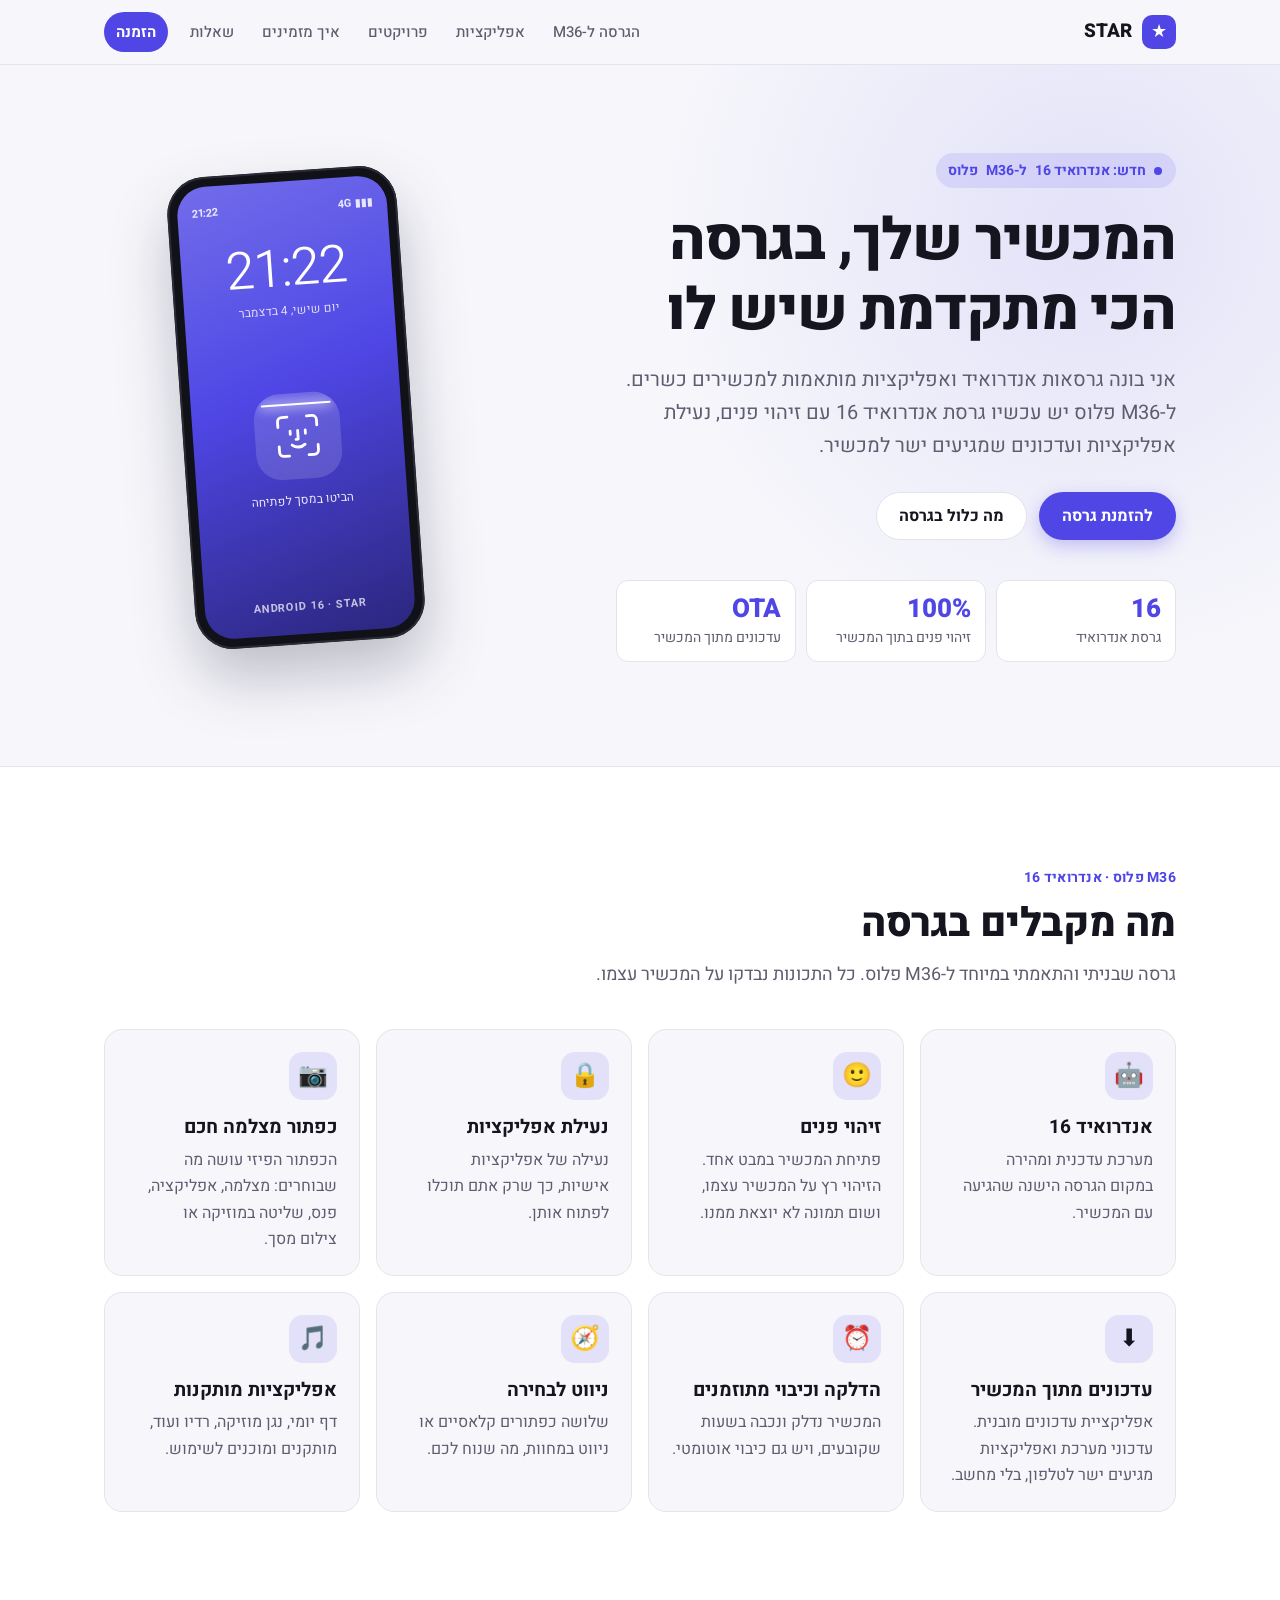
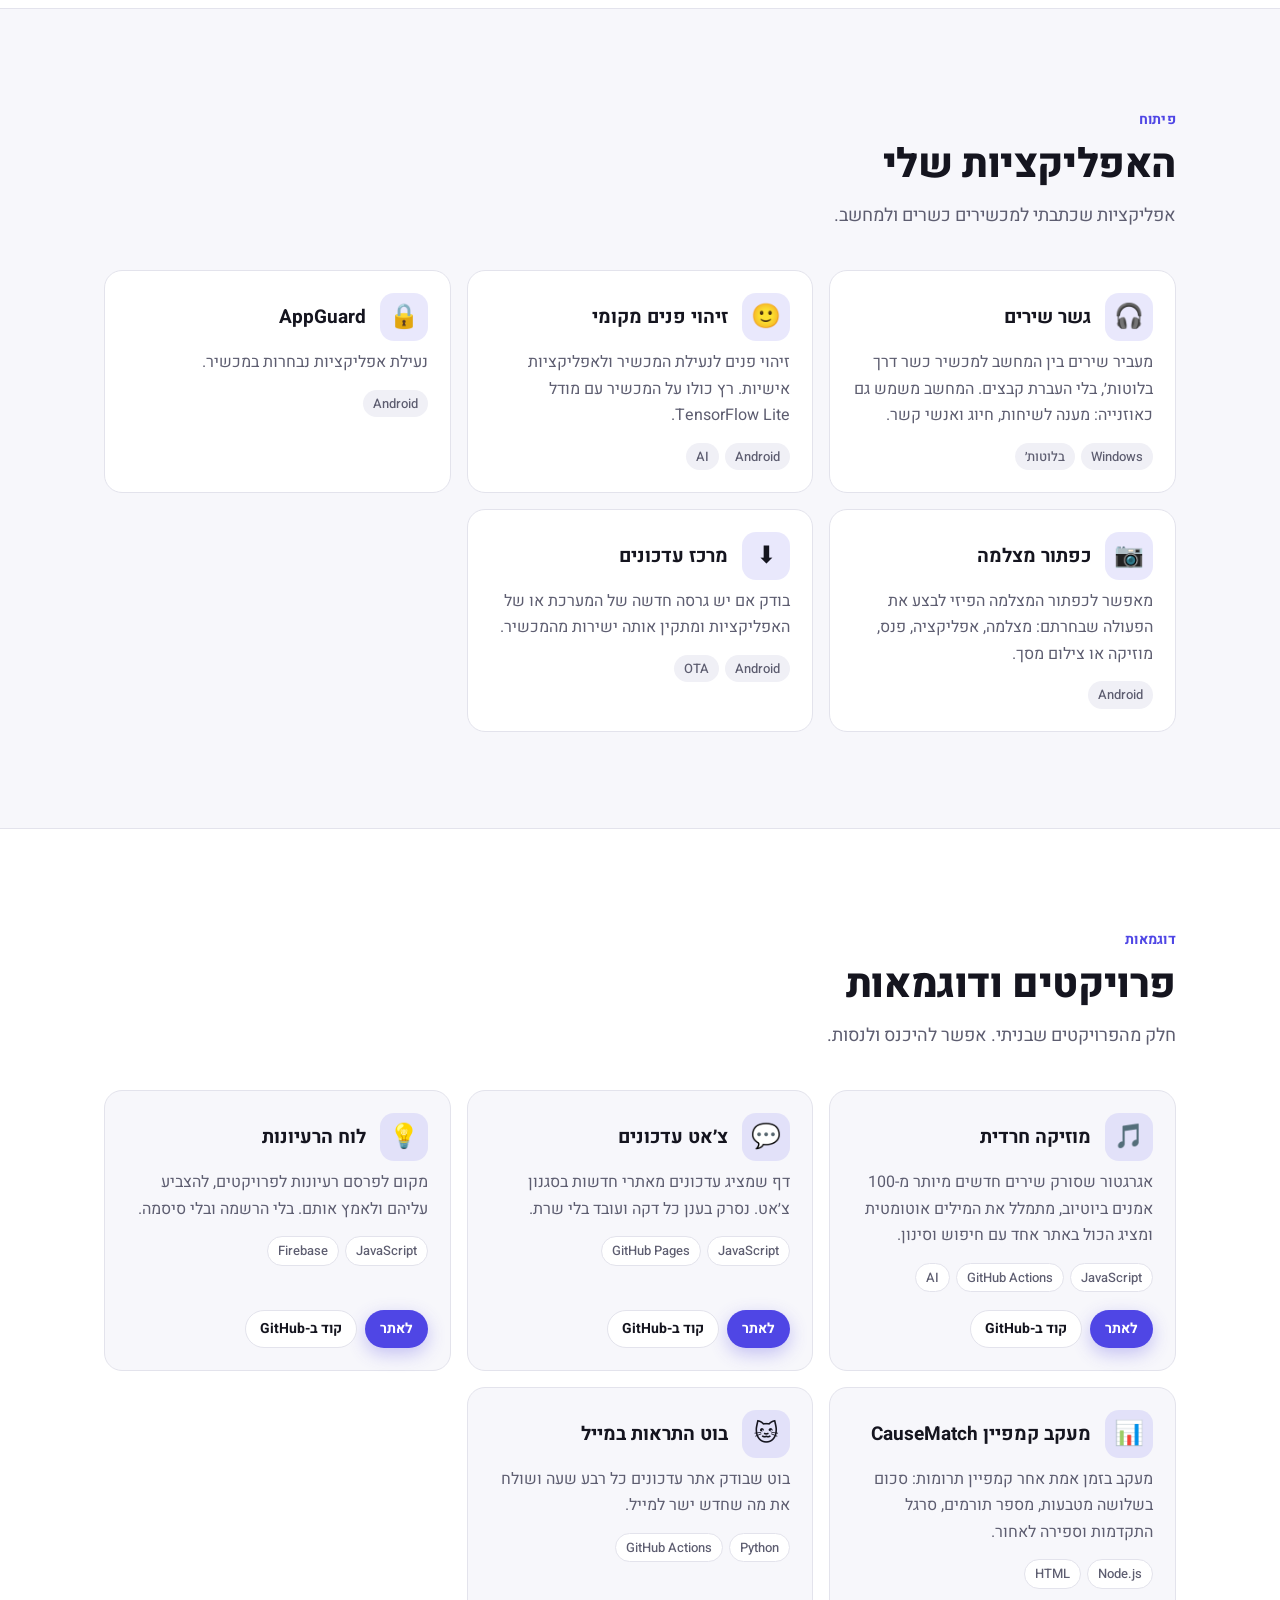
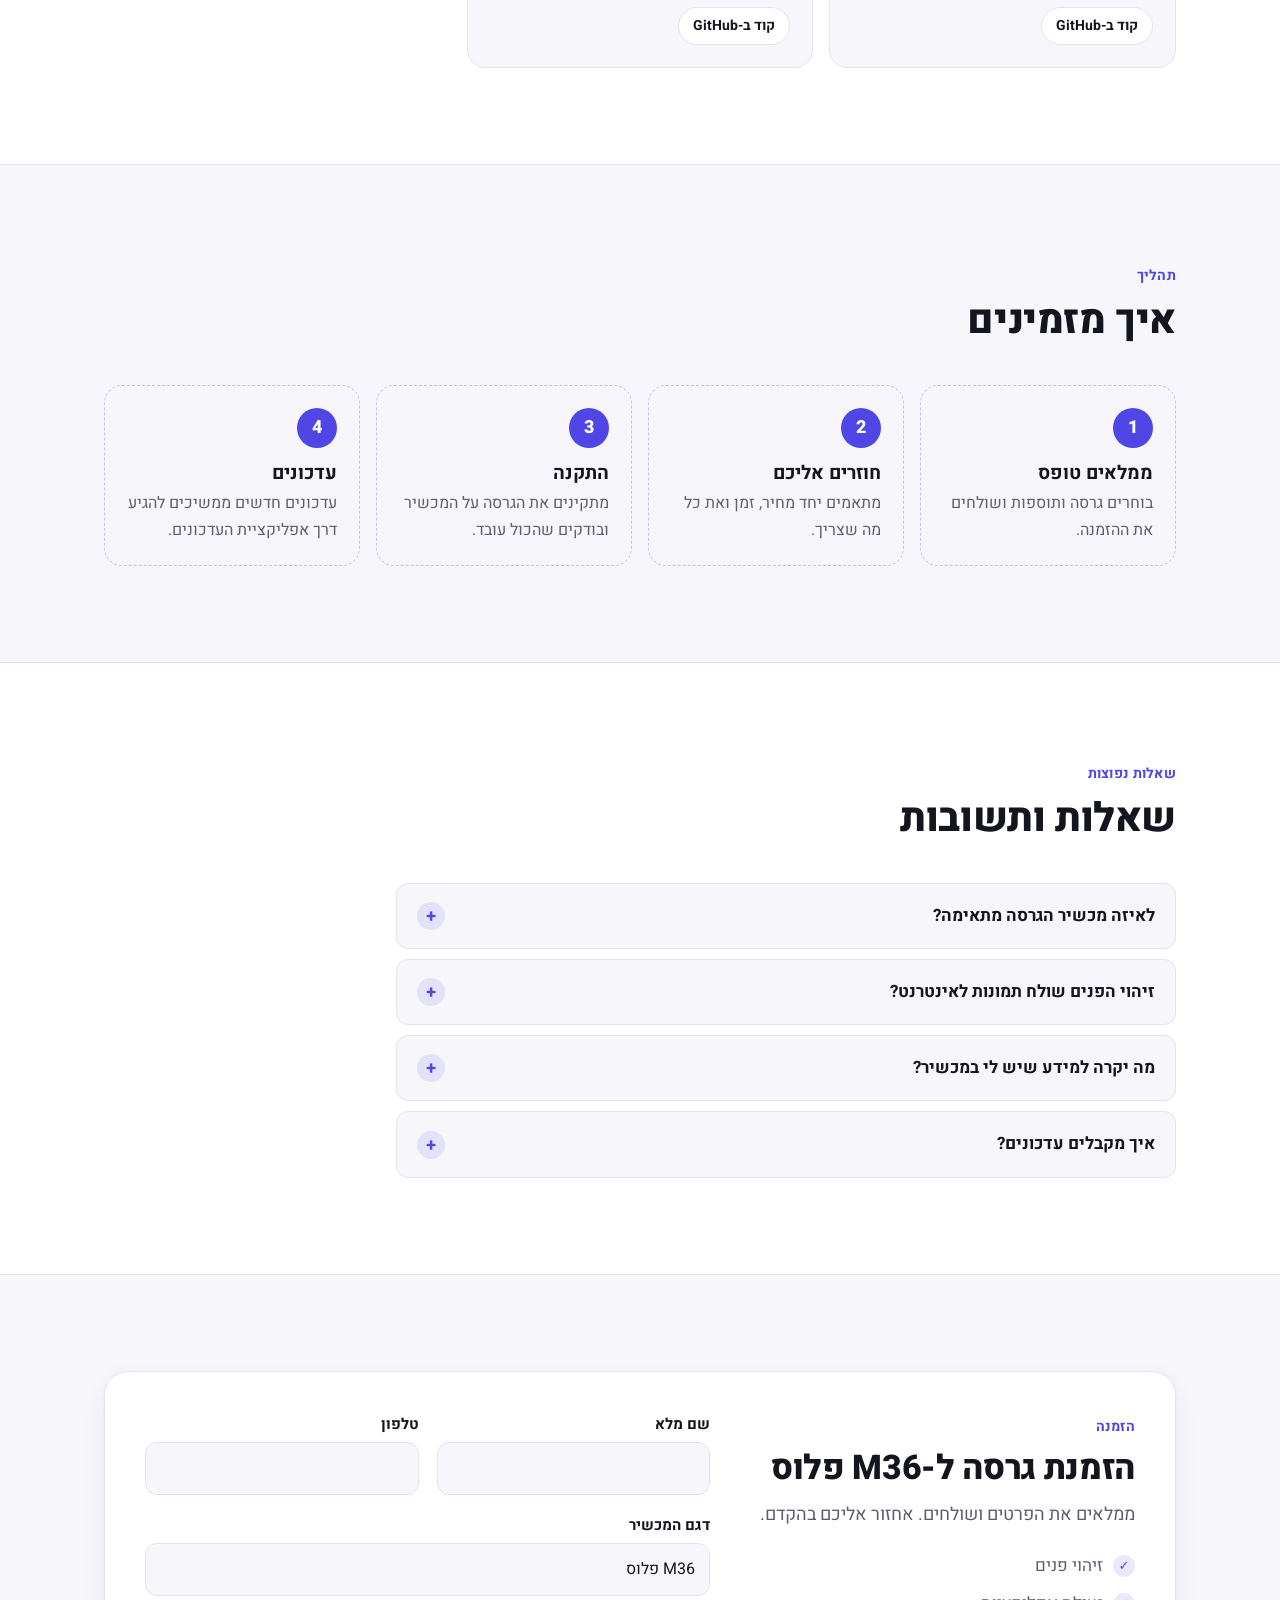
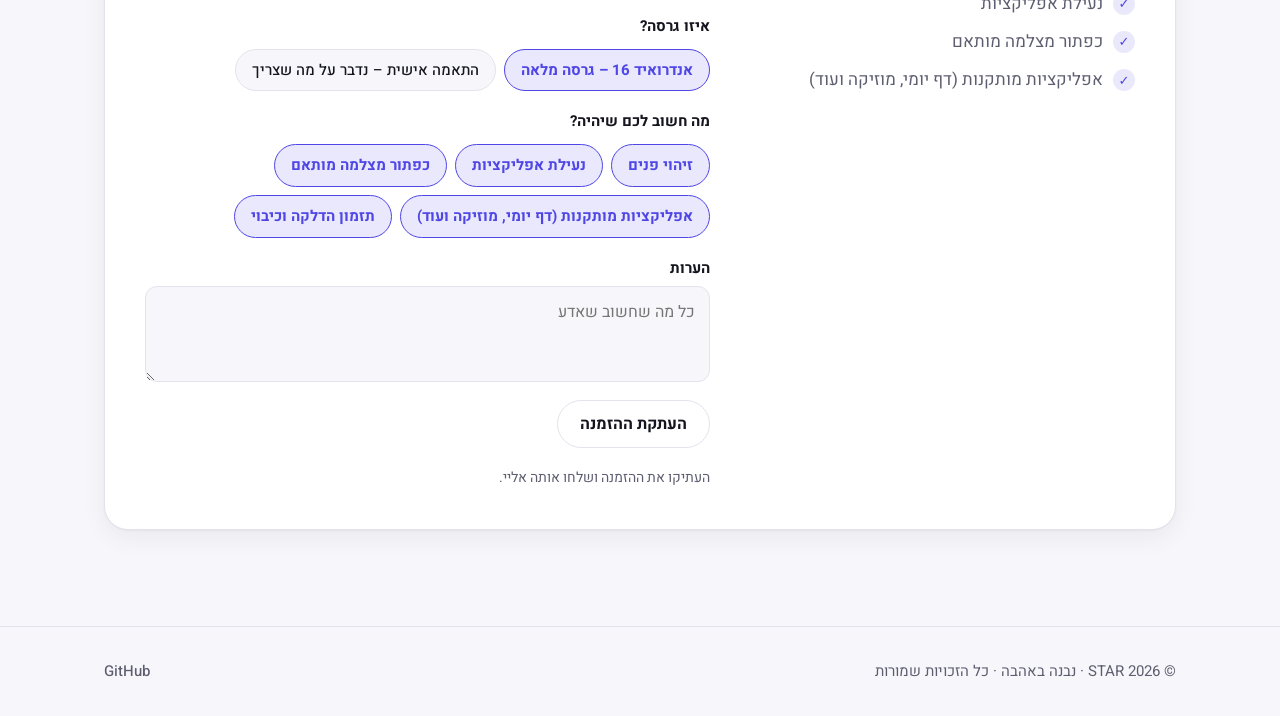
<file: index.html>
<!doctype html>
<html lang="he" dir="rtl">
<head>
  <meta charset="utf-8">
  <meta name="viewport" content="width=device-width, initial-scale=1">
  <title>STAR</title>
  <meta name="description" content="">
  <meta property="og:type" content="website">
  <link rel="icon" href="data:image/svg+xml,%3Csvg xmlns='http://www.w3.org/2000/svg' viewBox='0 0 100 100'%3E%3Ctext y='.9em' font-size='90'%3E%E2%98%85%3C/text%3E%3C/svg%3E">
  <link rel="preconnect" href="https://fonts.googleapis.com">
  <link rel="preconnect" href="https://fonts.gstatic.com" crossorigin>
  <link rel="stylesheet" href="https://fonts.googleapis.com/css2?family=Heebo:wght@400;500;700;800&display=swap">
  <link rel="stylesheet" href="assets/style.css">
</head>
<body>
  <header class="topbar">
    <div class="container topbar-inner">
      <a class="brand" href="#top"><span class="brand-logo" id="brand-logo">★</span><span id="brand-name">STAR</span></a>
      <button class="menu-btn" id="menu-btn" aria-label="תפריט" aria-expanded="false" aria-controls="nav">
        <span></span><span></span><span></span>
      </button>
      <nav class="nav" id="nav"></nav>
    </div>
  </header>

  <main id="main">
    <div class="loading" id="loading">טוען…</div>
  </main>

  <footer class="footer">
    <div class="container footer-inner" id="footer"></div>
  </footer>

  <script src="assets/app.js"></script>
</body>
</html>
</file>
<file: assets/style.css>
/* ===== Tokens ===== */
:root {
  --accent: #4f46e5;
  --accent-ink: #ffffff;
  --accent-soft: color-mix(in srgb, var(--accent) 12%, transparent);
  --accent-line: color-mix(in srgb, var(--accent) 30%, transparent);

  --bg: #f7f7fb;
  --surface: #ffffff;
  --surface-2: #f0f0f6;
  --text: #15151f;
  --muted: #5d5d70;
  --border: #e3e3ec;
  --shadow: 0 1px 2px rgb(20 20 40 / .04), 0 8px 24px rgb(20 20 40 / .06);
  --wa: #1fa855;

  --radius: 18px;
  --radius-sm: 12px;
  --ease: cubic-bezier(.2, .8, .2, 1);
  --font: "Heebo", system-ui, -apple-system, "Segoe UI", Arial, sans-serif;
  color-scheme: light;
}

@media (prefers-color-scheme: dark) {
  :root:not([data-theme="light"]) {
    --bg: #0e0e15;
    --surface: #17171f;
    --surface-2: #1f1f29;
    --text: #f1f1f6;
    --muted: #a3a3b6;
    --border: #2a2a36;
    --shadow: 0 1px 2px rgb(0 0 0 / .3), 0 8px 24px rgb(0 0 0 / .25);
    --accent-soft: color-mix(in srgb, var(--accent) 22%, transparent);
    --accent-line: color-mix(in srgb, var(--accent) 45%, transparent);
    color-scheme: dark;
  }
}
:root[data-theme="dark"] {
  --bg: #0e0e15;
  --surface: #17171f;
  --surface-2: #1f1f29;
  --text: #f1f1f6;
  --muted: #a3a3b6;
  --border: #2a2a36;
  --shadow: 0 1px 2px rgb(0 0 0 / .3), 0 8px 24px rgb(0 0 0 / .25);
  --accent-soft: color-mix(in srgb, var(--accent) 22%, transparent);
  --accent-line: color-mix(in srgb, var(--accent) 45%, transparent);
  color-scheme: dark;
}

/* ===== Base ===== */
*, *::before, *::after { box-sizing: border-box; }
[hidden] { display: none !important; }
html { scroll-behavior: smooth; scroll-padding-top: 76px; -webkit-text-size-adjust: 100%; }
body {
  margin: 0;
  background: var(--bg);
  color: var(--text);
  font-family: var(--font);
  font-size: 17px;
  line-height: 1.65;
  -webkit-font-smoothing: antialiased;
  overflow-x: hidden;
}
img { max-width: 100%; display: block; }
a { color: inherit; }
h1, h2, h3 { line-height: 1.2; margin: 0; text-wrap: balance; }
p { margin: 0; text-wrap: pretty; }
:focus-visible { outline: 2px solid var(--accent); outline-offset: 3px; border-radius: 6px; }

.container { width: 100%; max-width: 1120px; margin-inline: auto; padding-inline: 16px; }
@media (min-width: 640px) { .container { padding-inline: 24px; } }

.loading { padding: 30vh 16px; text-align: center; color: var(--muted); }

/* ===== Buttons ===== */
.btn {
  display: inline-flex; align-items: center; justify-content: center; gap: 8px;
  min-height: 48px; padding: 0 22px;
  border-radius: 999px; border: 1px solid transparent;
  font: inherit; font-weight: 700; font-size: 16px;
  text-decoration: none; cursor: pointer; white-space: nowrap;
  transition: transform .16s var(--ease), background-color .16s, box-shadow .16s, border-color .16s;
}
.btn:active { transform: scale(.97); }
.btn-primary { background: var(--accent); color: var(--accent-ink); box-shadow: 0 6px 18px var(--accent-line); }
.btn-primary:hover { background: color-mix(in srgb, var(--accent) 88%, #000); }
.btn-ghost { background: var(--surface); color: var(--text); border-color: var(--border); }
.btn-ghost:hover { border-color: var(--accent-line); }
.btn-wa { background: var(--wa); color: #fff; }
.btn-wa:hover { background: color-mix(in srgb, var(--wa) 88%, #000); }
.btn-sm { min-height: 38px; padding: 0 14px; font-size: 14px; }

/* ===== Header ===== */
.topbar {
  position: sticky; top: 0; z-index: 50;
  background: color-mix(in srgb, var(--bg) 82%, transparent);
  backdrop-filter: saturate(1.4) blur(12px);
  -webkit-backdrop-filter: saturate(1.4) blur(12px);
  border-bottom: 1px solid var(--border);
}
.topbar-inner { display: flex; align-items: center; gap: 16px; height: 64px; }
.brand { display: inline-flex; align-items: center; gap: 10px; font-weight: 800; font-size: 19px; text-decoration: none; }
.brand-logo {
  display: grid; place-items: center; width: 34px; height: 34px; border-radius: 10px;
  background: var(--accent); color: var(--accent-ink); font-size: 18px;
}
.nav { margin-inline-start: auto; display: flex; align-items: center; gap: 4px; }
.nav a { padding: 8px 12px; border-radius: 999px; text-decoration: none; color: var(--muted); font-weight: 500; font-size: 15px; transition: color .15s, background-color .15s; }
.nav a:hover { color: var(--text); background: var(--surface-2); }
.nav a.nav-cta { background: var(--accent); color: var(--accent-ink); font-weight: 700; margin-inline-start: 6px; }
.nav a.nav-cta:hover { background: color-mix(in srgb, var(--accent) 88%, #000); }

.menu-btn { display: none; }
@media (max-width: 860px) {
  .menu-btn {
    display: inline-flex; flex-direction: column; justify-content: center; gap: 5px;
    margin-inline-start: auto; width: 44px; height: 44px; padding: 0 11px;
    border: 1px solid var(--border); border-radius: 12px; background: var(--surface); cursor: pointer;
  }
  .menu-btn span { display: block; height: 2px; border-radius: 2px; background: var(--text); transition: transform .2s var(--ease), opacity .2s; }
  .menu-btn[aria-expanded="true"] span:nth-child(1) { transform: translateY(7px) rotate(45deg); }
  .menu-btn[aria-expanded="true"] span:nth-child(2) { opacity: 0; }
  .menu-btn[aria-expanded="true"] span:nth-child(3) { transform: translateY(-7px) rotate(-45deg); }
  .nav {
    position: absolute; inset-inline: 0; top: 64px;
    flex-direction: column; align-items: stretch; gap: 2px;
    padding: 10px 16px 16px; background: var(--bg); border-bottom: 1px solid var(--border);
    box-shadow: var(--shadow);
    opacity: 0; transform: translateY(-8px); pointer-events: none;
    transition: opacity .18s var(--ease), transform .18s var(--ease);
  }
  .nav.open { opacity: 1; transform: none; pointer-events: auto; }
  .nav a { padding: 12px 14px; font-size: 17px; }
  .nav a.nav-cta { margin: 6px 0 0; text-align: center; }
}

/* ===== Sections ===== */
.section { padding-block: 72px; }
@media (min-width: 860px) { .section { padding-block: 96px; } }
.section-alt { background: var(--surface); border-block: 1px solid var(--border); }
.section-head { max-width: 640px; margin-bottom: 40px; }
.eyebrow {
  display: inline-block; margin-bottom: 10px;
  color: var(--accent); font-weight: 700; font-size: 14px; letter-spacing: .02em;
}
.section-title { font-size: clamp(28px, 4vw, 40px); font-weight: 800; letter-spacing: -.01em; }
.section-intro { margin-top: 12px; color: var(--muted); font-size: 18px; }

/* ===== Hero ===== */
.hero { position: relative; overflow: hidden; padding-block: 56px 72px; }
.hero::before {
  content: ""; position: absolute; inset: -40% -20% auto auto; width: 70vw; height: 70vw; max-width: 900px; max-height: 900px;
  background: radial-gradient(closest-side, var(--accent-soft), transparent);
  pointer-events: none;
}
.hero-grid { position: relative; display: grid; gap: 48px; align-items: center; }
.hero-grid > * { min-width: 0; }
@media (min-width: 900px) {
  .hero { padding-block: 88px 104px; }
  .hero-grid { grid-template-columns: 1.25fr .75fr; }
}
.badge {
  display: inline-flex; align-items: center; gap: 8px; padding: 6px 14px 6px 12px;
  border-radius: 999px; background: var(--accent-soft); color: var(--accent);
  font-weight: 700; font-size: 14px;
}
.badge::before { content: ""; width: 8px; height: 8px; border-radius: 50%; background: currentColor; }
.hero h1 { margin-top: 18px; font-size: clamp(34px, 6vw, 58px); font-weight: 800; letter-spacing: -.02em; }
.hero-sub { margin-top: 18px; max-width: 600px; color: var(--muted); font-size: clamp(17px, 2.2vw, 20px); }
.hero-actions { margin-top: 30px; display: flex; flex-wrap: wrap; gap: 12px; }
.stats { margin-top: 40px; display: grid; grid-template-columns: repeat(auto-fit, minmax(96px, 1fr)); gap: 10px; max-width: 560px; }
.stat { padding: 14px; min-width: 0; border-radius: var(--radius-sm); background: var(--surface); border: 1px solid var(--border); }
.stat-value { font-size: 26px; font-weight: 800; color: var(--accent); line-height: 1.1; }
.stat-label { margin-top: 4px; font-size: 14px; color: var(--muted); line-height: 1.4; }

/* Phone mockup */
.phone-wrap { display: flex; justify-content: center; }
.phone {
  position: relative; width: 230px; aspect-ratio: 9 / 18.5;
  padding: 10px; border-radius: 38px;
  background: #111118; box-shadow: 0 30px 60px rgb(20 20 50 / .25), inset 0 0 0 2px #2b2b38;
  transform: rotate(-4deg);
}
.phone-screen {
  position: relative; height: 100%; border-radius: 29px; overflow: hidden;
  background: linear-gradient(160deg, color-mix(in srgb, var(--accent) 80%, #fff) 0%, var(--accent) 45%, color-mix(in srgb, var(--accent) 55%, #000) 100%);
  color: #fff; display: flex; flex-direction: column; align-items: center; padding: 18px 14px;
  direction: ltr;
}
.phone-status { width: 100%; display: flex; justify-content: space-between; font-size: 11px; font-weight: 700; opacity: .85; }
.phone-clock { margin-top: 26px; font-size: 52px; font-weight: 300; letter-spacing: -.02em; line-height: 1; }
.phone-date { margin-top: 6px; font-size: 12px; opacity: .8; direction: rtl; }
.face {
  position: relative; margin-top: auto; width: 86px; height: 86px; border-radius: 26px;
  display: grid; place-items: center; background: rgb(255 255 255 / .14); overflow: hidden;
}
.face svg { width: 52px; height: 52px; }
.face::after {
  content: ""; position: absolute; inset-inline: 8px; height: 2px; top: 10px; border-radius: 2px;
  background: #fff; box-shadow: 0 0 12px 2px rgb(255 255 255 / .7);
  animation: scan 2.4s var(--ease) infinite alternate;
}
@keyframes scan { to { top: calc(100% - 12px); } }
.phone-hint { margin-top: 12px; font-size: 12px; opacity: .9; direction: rtl; }
.phone-os { margin-top: auto; padding-top: 14px; font-size: 11px; font-weight: 700; letter-spacing: .08em; opacity: .7; }
@media (prefers-reduced-motion: reduce) { .face::after { animation: none; top: 50%; } }

/* ===== Cards ===== */
.grid { display: grid; gap: 16px; grid-template-columns: repeat(auto-fill, minmax(min(100%, 250px), 1fr)); }
.grid-wide { grid-template-columns: repeat(auto-fill, minmax(min(100%, 320px), 1fr)); }
.card {
  position: relative; display: flex; flex-direction: column;
  padding: 22px; border-radius: var(--radius);
  background: var(--surface); border: 1px solid var(--border);
  transition: border-color .2s, box-shadow .2s, transform .2s var(--ease);
}
.section-alt .card { background: var(--bg); }
@media (hover: hover) { .card:hover { border-color: var(--accent-line); box-shadow: var(--shadow); } }
.card-icon {
  display: grid; place-items: center; width: 48px; height: 48px; flex: none;
  border-radius: 14px; background: var(--accent-soft); font-size: 24px; line-height: 1;
}
.card-img { width: 56px; height: 56px; border-radius: 14px; object-fit: cover; background: var(--surface-2); }
.card h3 { margin-top: 16px; font-size: 19px; font-weight: 700; }
.card p { margin-top: 8px; color: var(--muted); font-size: 16px; }
.card-head { display: flex; align-items: center; gap: 14px; }
@media (max-width: 559px) {
  .feature { flex-direction: row; align-items: flex-start; gap: 14px; padding: 16px; }
  .feature h3 { margin-top: 2px; font-size: 17px; }
  .feature p { margin-top: 4px; font-size: 15px; }
}
.card-head h3 { margin: 0; }
.tags { margin-top: 14px; display: flex; flex-wrap: wrap; gap: 6px; }
.tag { padding: 3px 10px; border-radius: 999px; background: var(--surface-2); color: var(--muted); font-size: 13px; font-weight: 500; }
.section-alt .tag { background: var(--surface); border: 1px solid var(--border); }
.card-actions { margin-top: auto; padding-top: 18px; display: flex; flex-wrap: wrap; gap: 8px; }
.card-cover { margin: -22px -22px 18px; aspect-ratio: 16 / 9; border-radius: var(--radius) var(--radius) 0 0; overflow: hidden; background: var(--surface-2); }
.card-cover img { width: 100%; height: 100%; object-fit: cover; }

/* Gallery */
.gallery { margin-top: 32px; display: grid; gap: 16px; grid-template-columns: repeat(auto-fill, minmax(min(100%, 200px), 1fr)); }
.gallery figure { margin: 0; }
.gallery img { width: 100%; aspect-ratio: 9 / 16; object-fit: cover; border-radius: var(--radius-sm); border: 1px solid var(--border); background: var(--surface-2); }
.gallery figcaption { margin-top: 8px; font-size: 14px; color: var(--muted); text-align: center; }

/* ===== Steps ===== */
.steps { display: grid; gap: 16px; grid-template-columns: repeat(auto-fit, minmax(min(100%, 220px), 1fr)); counter-reset: step; }
.step { position: relative; padding: 22px; border-radius: var(--radius); border: 1px dashed var(--accent-line); }
.step-num {
  display: grid; place-items: center; width: 40px; height: 40px; border-radius: 50%;
  background: var(--accent); color: var(--accent-ink); font-weight: 800; font-size: 18px;
}
.step h3 { margin-top: 14px; font-size: 19px; font-weight: 700; }
.step p { margin-top: 6px; color: var(--muted); font-size: 16px; }

/* ===== FAQ ===== */
.faq { max-width: 780px; display: grid; gap: 10px; }
.faq details { border: 1px solid var(--border); border-radius: var(--radius-sm); background: var(--surface); }
.section-alt .faq details { background: var(--bg); }
.faq summary {
  list-style: none; cursor: pointer; padding: 18px 20px;
  display: flex; align-items: center; justify-content: space-between; gap: 16px;
  font-weight: 700; font-size: 17px;
}
.faq summary::-webkit-details-marker { display: none; }
.faq summary::after {
  content: "+"; flex: none; display: grid; place-items: center; width: 28px; height: 28px;
  border-radius: 50%; background: var(--accent-soft); color: var(--accent); font-weight: 700; font-size: 18px;
  transition: transform .2s var(--ease);
}
.faq details[open] summary::after { transform: rotate(45deg); }
.faq details p { padding: 0 20px 18px; color: var(--muted); }

/* ===== Order ===== */
.order-card {
  display: grid; gap: 32px; padding: 24px; border-radius: 24px;
  background: var(--surface); border: 1px solid var(--border); box-shadow: var(--shadow);
}
@media (min-width: 900px) { .order-card { grid-template-columns: .8fr 1.2fr; padding: 40px; gap: 48px; } }
.order-aside .section-title { font-size: clamp(26px, 3.4vw, 34px); }
.order-points { margin: 22px 0 0; padding: 0; list-style: none; display: grid; gap: 10px; }
@media (max-width: 899px) { .order-points { display: none; } }
.order-points li { display: flex; gap: 10px; align-items: flex-start; color: var(--muted); }
.order-points li::before { content: "✓"; flex: none; display: grid; place-items: center; width: 22px; height: 22px; margin-top: 3px; border-radius: 50%; background: var(--accent-soft); color: var(--accent); font-size: 13px; font-weight: 800; }
.form { display: grid; gap: 18px; }
.form-row { display: grid; gap: 18px; }
@media (min-width: 560px) { .form-row { grid-template-columns: 1fr 1fr; } }
.field { display: grid; gap: 6px; }
.field > span, .fieldset legend { font-weight: 700; font-size: 15px; }
.field input, .field textarea {
  width: 100%; min-height: 48px; padding: 12px 14px;
  border: 1px solid var(--border); border-radius: var(--radius-sm);
  background: var(--bg); color: var(--text); font: inherit; font-size: 16px;
  transition: border-color .15s, box-shadow .15s;
}
.field textarea { min-height: 96px; resize: vertical; }
.field input:focus, .field textarea:focus { outline: none; border-color: var(--accent); box-shadow: 0 0 0 3px var(--accent-soft); }
.fieldset { border: 0; padding: 0; margin: 0; }
.fieldset legend { padding: 0; margin-bottom: 10px; }
.choices { display: flex; flex-wrap: wrap; gap: 8px; }
.choice { position: relative; }
.choice input { position: absolute; opacity: 0; inset: 0; margin: 0; cursor: pointer; }
.choice span {
  display: inline-flex; align-items: center; gap: 8px; min-height: 42px; padding: 8px 16px;
  border-radius: 999px; border: 1px solid var(--border); background: var(--bg);
  font-size: 15px; font-weight: 500; cursor: pointer; transition: border-color .15s, background-color .15s, color .15s;
}
.choice input:checked + span { border-color: var(--accent); background: var(--accent-soft); color: var(--accent); font-weight: 700; }
.choice input:focus-visible + span { outline: 2px solid var(--accent); outline-offset: 2px; }
.form-actions { display: flex; flex-wrap: wrap; gap: 10px; }
.form-note { font-size: 14px; color: var(--muted); }
.form-note.ok { color: var(--wa); font-weight: 500; }
.form-note.err { color: #d33; font-weight: 500; }

/* ===== Footer ===== */
.footer { padding-block: 32px; border-top: 1px solid var(--border); color: var(--muted); font-size: 15px; }
.footer-inner { display: flex; flex-wrap: wrap; align-items: center; justify-content: space-between; gap: 12px; }
.footer a { color: var(--muted); text-decoration: none; font-weight: 500; }
.footer a:hover { color: var(--text); }

/* Preview banner (admin live preview) */
.preview-banner {
  position: fixed; bottom: 12px; inset-inline-start: 12px; z-index: 60;
  padding: 6px 12px; border-radius: 999px; background: #111; color: #fff; font-size: 13px; font-weight: 700; opacity: .85;
}
</file>
